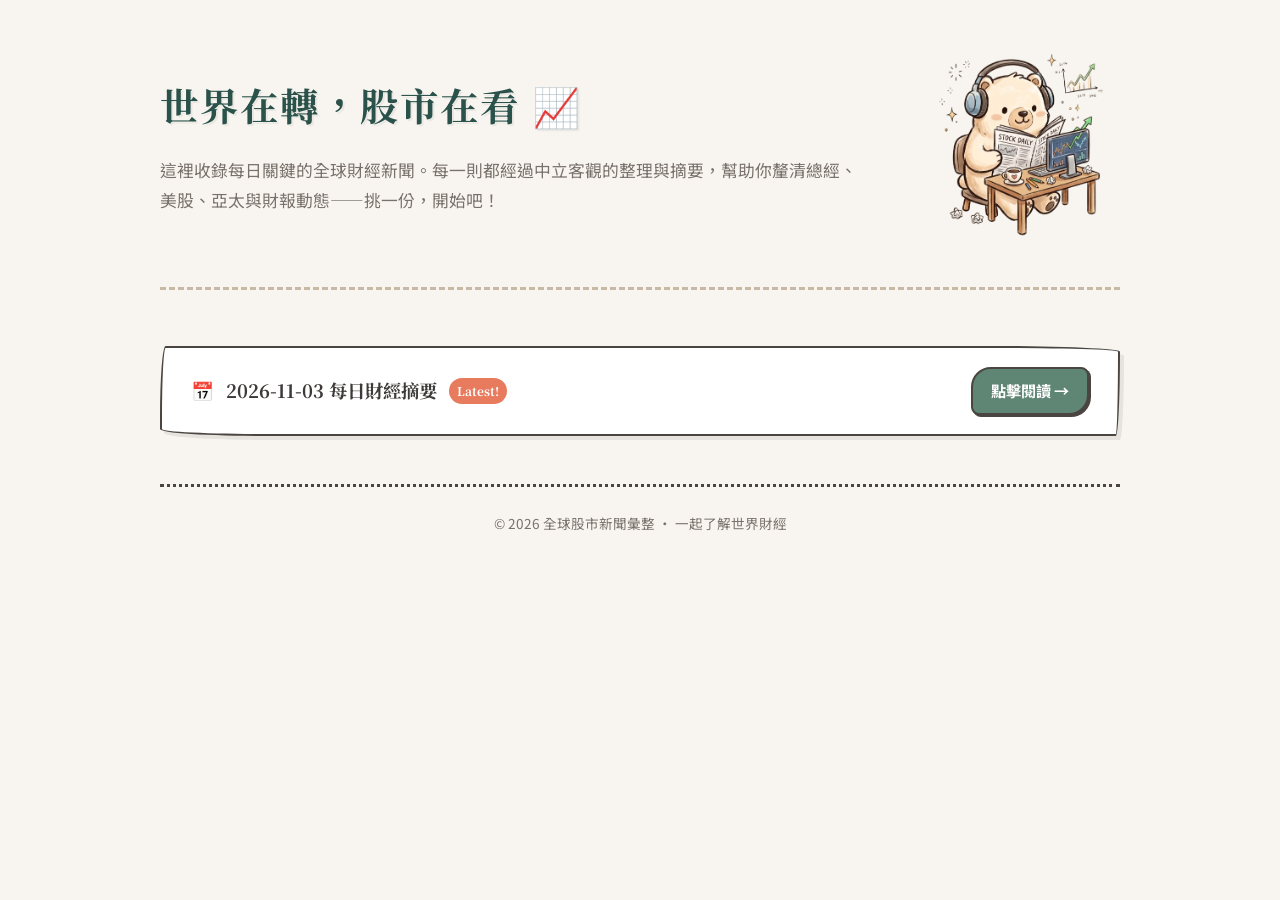
<file: index.html>
<!DOCTYPE html>
<html lang="zh-TW">
<head>
    <meta charset="UTF-8">
    <meta name="viewport" content="width=device-width, initial-scale=1.0">
    <title>全球股市新聞彙整目錄</title>
    <link rel="stylesheet" href="assets/style.css">
</head>
<body>
    <div class="dashboard-container">
        <header class="main-header">
            <div class="header-text">
                <h1>世界在轉，股市在看 📈</h1>
                <p>這裡收錄每日關鍵的全球財經新聞。每一則都經過中立客觀的整理與摘要，幫助你釐清總經、美股、亞太與財報動態——挑一份，開始吧！</p>
            </div>
            <div class="header-illustration">
                <!-- 若你已將去背後的圖片存為 bear-mascot.png 並覆蓋原檔，這裡就會顯示完美的透明背景 -->
                <img src="images/bear-mascot.png" alt="Bear Mascot" class="mascot-img">
            </div>
        </header>
        
        <main style="margin-top: 3rem;">
            <ul class="news-directory">
                <li class="news-card">
                    <div class="news-title">
                        <span class="date-icon">📅</span>
                        <span class="news-text">2026-11-03 每日財經摘要</span>
                        <span class="tag latest-tag">Latest!</span>
                    </div>
                    <a href="news/2026-11-03.html" class="btn-read">點擊閱讀 →</a>
                </li>
            </ul>
        </main>

        <hr class="dotted-divider">
        <footer class="footer-credit">
            © 2026 全球股市新聞彙整 · 一起了解世界財經
        </footer>
    </div>
</body>
</html>
</file>
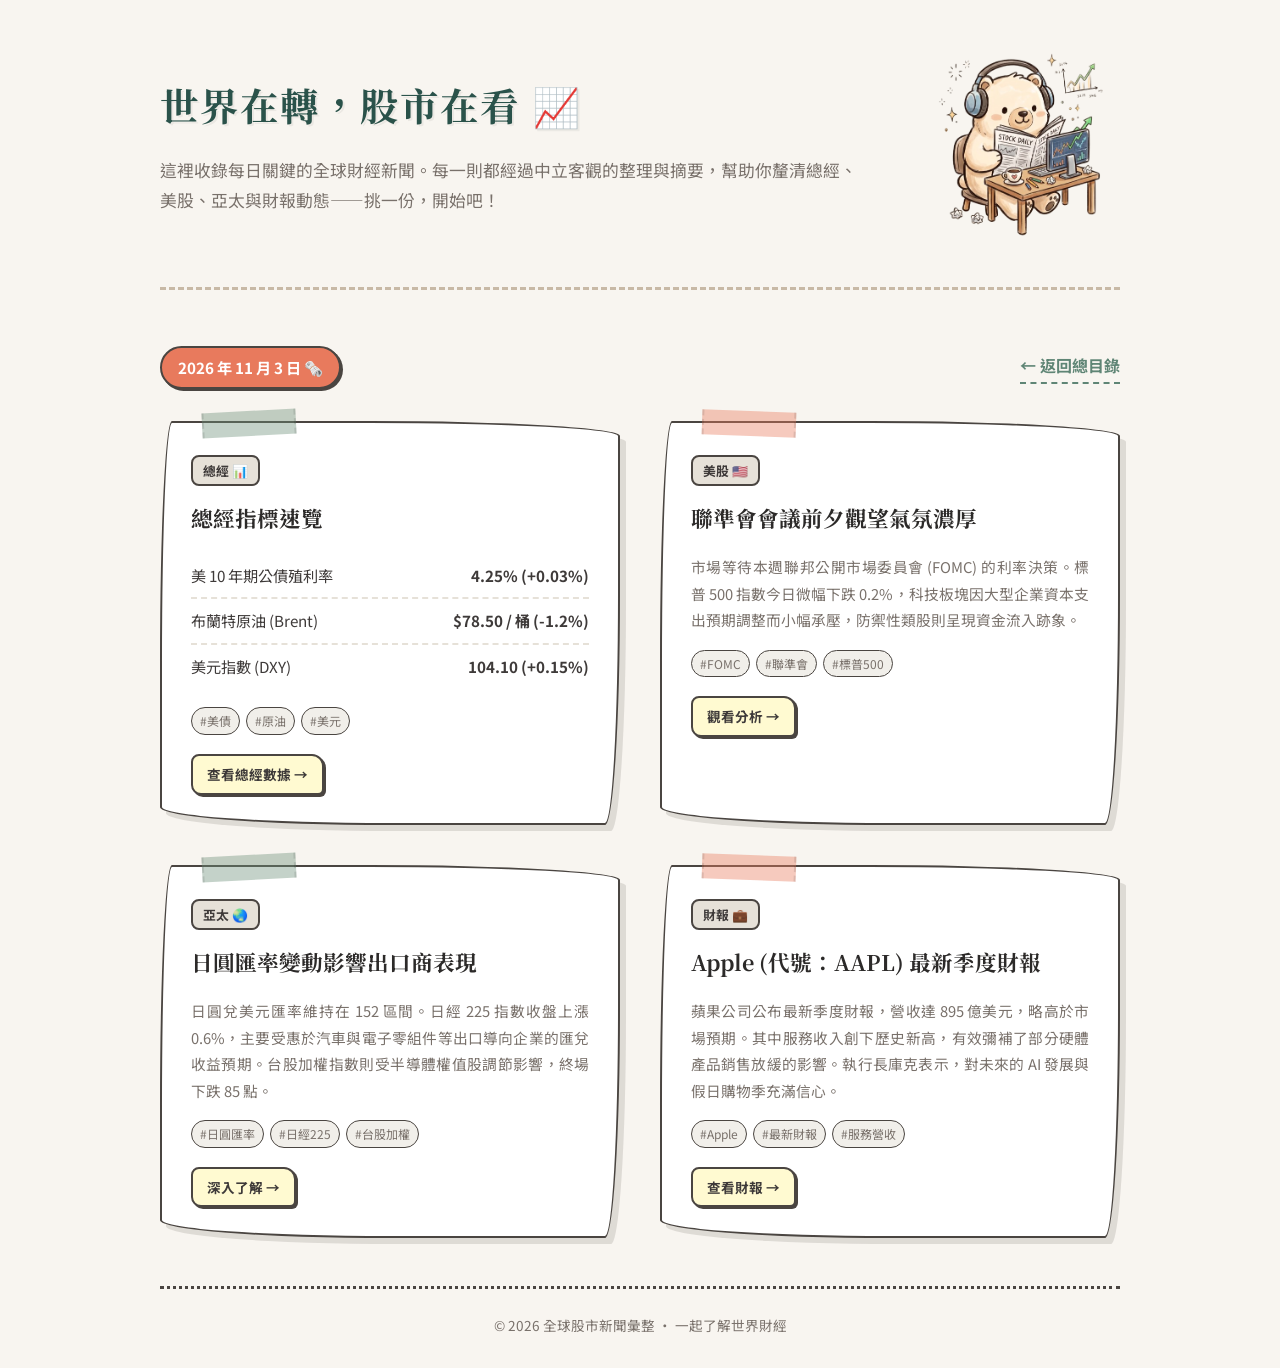
<file: news/2026-11-03.html>
<!DOCTYPE html>
<html lang="zh-TW">
<head>
    <meta charset="UTF-8">
    <meta name="viewport" content="width=device-width, initial-scale=1.0">
    <title>2026-11-03 每日股市與財經新聞</title>
    <link rel="stylesheet" href="../assets/style.css">
</head>
<body>
    <div class="dashboard-container">
        <header class="main-header">
            <div class="header-text">
                <h1>世界在轉，股市在看 📈</h1>
                <p>這裡收錄每日關鍵的全球財經新聞。每一則都經過中立客觀的整理與摘要，幫助你釐清總經、美股、亞太與財報動態——挑一份，開始吧！</p>
            </div>
            <div class="header-illustration">
                <img src="../images/bear-mascot.png" alt="Bear Mascot" class="mascot-img">
            </div>
        </header>

        <div class="nav-section">
            <span class="date-badge">2026 年 11 月 3 日 🗞️</span>
            <a href="../index.html" class="btn-back">← 返回總目錄</a>
        </div>

        <main class="news-grid">
            <!-- 總經區塊：已修正為正確的 hk.investing.com 連結 -->
            <section class="news-section">
                <span class="card-category">總經 📊</span>
                <h2>總經指標速覽</h2>
                <ul class="indicator-list">
                    <li><span>美 10 年期公債殖利率</span> <strong>4.25% (+0.03%)</strong></li>
                    <li><span>布蘭特原油 (Brent)</span> <strong>$78.50 / 桶 (-1.2%)</strong></li>
                    <li><span>美元指數 (DXY)</span> <strong>104.10 (+0.15%)</strong></li>
                </ul>
                <div class="card-tags" style="margin-top: 1.2rem;">
                    <span class="tag">#美債</span>
                    <span class="tag">#原油</span>
                    <span class="tag">#美元</span>
                </div>
                <a href="https://hk.investing.com/economic-calendar/" target="_blank" class="btn-action">查看總經數據 →</a>
            </section>

            <!-- 美股區塊 -->
            <section class="news-section">
                <span class="card-category">美股 🇺🇸</span>
                <h2>聯準會會議前夕觀望氣氛濃厚</h2>
                <div class="news-item">
                    <p>市場等待本週聯邦公開市場委員會 (FOMC) 的利率決策。標普 500 指數今日微幅下跌 0.2%，科技板塊因大型企業資本支出預期調整而小幅承壓，防禦性類股則呈現資金流入跡象。</p>
                    <div class="card-tags">
                        <span class="tag">#FOMC</span>
                        <span class="tag">#聯準會</span>
                        <span class="tag">#標普500</span>
                    </div>
                    <a href="https://finance.yahoo.com/quote/%5EGSPC/" target="_blank" class="btn-action">觀看分析 →</a>
                </div>
            </section>

            <!-- 亞太區塊 -->
            <section class="news-section">
                <span class="card-category">亞太 🌏</span>
                <h2>日圓匯率變動影響出口商表現</h2>
                <div class="news-item">
                    <p>日圓兌美元匯率維持在 152 區間。日經 225 指數收盤上漲 0.6%，主要受惠於汽車與電子零組件等出口導向企業的匯兌收益預期。台股加權指數則受半導體權值股調節影響，終場下跌 85 點。</p>
                    <div class="card-tags">
                        <span class="tag">#日圓匯率</span>
                        <span class="tag">#日經225</span>
                        <span class="tag">#台股加權</span>
                    </div>
                    <a href="https://tw.stock.yahoo.com/world-indices" target="_blank" class="btn-action">深入了解 →</a>
                </div>
            </section>

            <!-- 財報區塊 -->
            <section class="news-section">
                <span class="card-category">財報 💼</span>
                <h2>Apple (代號：AAPL) 最新季度財報</h2>
                <div class="news-item">
                    <p>蘋果公司公布最新季度財報，營收達 895 億美元，略高於市場預期。其中服務收入創下歷史新高，有效彌補了部分硬體產品銷售放緩的影響。執行長庫克表示，對未來的 AI 發展與假日購物季充滿信心。</p>
                    <div class="card-tags">
                        <span class="tag">#Apple</span>
                        <span class="tag">#最新財報</span>
                        <span class="tag">#服務營收</span>
                    </div>
                    <a href="https://finance.yahoo.com/quote/AAPL/financials" target="_blank" class="btn-action">查看財報 →</a>
                </div>
            </section>
        </main>
        
        <hr class="dotted-divider">
        <footer class="footer-credit">
            © 2026 全球股市新聞彙整 · 一起了解世界財經
        </footer>
    </div>
</body>
</html>
</file>
<file: assets/style.css>
@import url('https://fonts.googleapis.com/css2?family=Gaegu&family=Noto+Sans+TC:wght@400;700&family=Noto+Serif+TC:wght@700&display=swap');

:root {
    --bg-color: #F8F5F0; 
    --text-primary: #3E3A39; 
    --text-secondary: #79716B; 
    --border-color: #4A4541; 
    --card-bg: #FFFFFF;
    --primary-accent: #E87A5D; 
    --link-color: #5F8575; 
}

body {
    font-family: "Noto Sans TC", sans-serif;
    background-color: var(--bg-color);
    color: var(--text-primary);
    line-height: 1.8;
    margin: 0;
    padding: 30px 20px;
}

.dashboard-container {
    max-width: 960px;
    margin: 0 auto;
}

.main-header {
    display: flex;
    flex-direction: column;
    align-items: center;
    gap: 20px;
    margin-bottom: 3.5rem;
    padding-bottom: 2rem;
    border-bottom: 3px dashed #C8B9A6;
    text-align: left;
}

@media (min-width: 768px) {
    .main-header {
        flex-direction: row;
        justify-content: space-between;
        align-items: center;
    }
}

.header-text {
    flex: 1; 
    padding-right: 30px; 
}

.header-text h1 {
    font-family: "Noto Serif TC", serif;
    font-size: 2.4rem;
    color: #2A524A;
    margin: 0 0 1rem 0;
    text-shadow: 2px 2px 0px rgba(0,0,0,0.05);
    letter-spacing: 2px;
}

.header-text p {
    font-size: 1.05rem;
    color: var(--text-secondary);
    margin: 0;
}

.header-illustration {
    flex: 0 0 200px; 
    display: flex;
    justify-content: flex-end;
}

.mascot-img {
    width: 100%;
    max-width: 200px; 
    height: auto;
    object-fit: contain;
}

.nav-section {
    display: flex;
    justify-content: space-between;
    align-items: center;
    margin-bottom: 2rem;
}

.date-badge {
    background-color: var(--primary-accent);
    color: white;
    padding: 6px 16px;
    border-radius: 30px;
    font-weight: bold;
    font-size: 0.95rem;
    border: 2px solid var(--border-color);
    box-shadow: 2px 2px 0px var(--border-color);
}

.news-grid {
    display: grid;
    grid-template-columns: 1fr;
    gap: 2.5rem;
}

@media (min-width: 768px) {
    .news-grid {
        grid-template-columns: repeat(2, 1fr);
    }
}

.news-section {
    position: relative;
    background: var(--card-bg);
    border: 2.5px solid var(--border-color);
    border-radius: 12px 250px 15px 230px / 240px 15px 230px 18px;
    padding: 2rem 1.8rem 1.8rem 1.8rem;
    box-shadow: 6px 6px 0px rgba(74, 69, 65, 0.15);
    transition: transform 0.2s ease;
}

.news-section:hover {
    transform: translate(-2px, -2px);
    box-shadow: 8px 8px 0px rgba(74, 69, 65, 0.2);
}

.news-section::before {
    content: "";
    position: absolute;
    top: -12px;
    left: 40px;
    width: 90px;
    height: 25px;
    background-color: rgba(107, 142, 120, 0.4); 
    transform: rotate(-3deg);
    border-left: 2px dashed rgba(0,0,0,0.1);
    border-right: 2px dashed rgba(0,0,0,0.1);
}

.news-section:nth-child(2n)::before {
    background-color: rgba(232, 122, 93, 0.4); 
    transform: rotate(2deg);
}

.card-category {
    display: inline-block;
    background-color: #E6E1D8;
    color: var(--text-primary);
    border: 2px solid var(--border-color);
    border-radius: 8px;
    padding: 2px 10px;
    font-size: 0.8rem;
    font-weight: bold;
    margin-bottom: 0.8rem;
}

.news-section h2 {
    font-family: "Noto Serif TC", serif;
    font-size: 1.35rem;
    margin: 0 0 1rem 0;
    color: #2C2A29;
}

.indicator-list {
    list-style: none;
    padding: 0;
    margin: 0;
}

.indicator-list li {
    display: flex;
    justify-content: space-between;
    padding: 0.5rem 0;
    border-bottom: 2px dashed #E6E1D8;
    font-size: 0.95rem;
}

.indicator-list li:last-child {
    border-bottom: none;
}

.news-item h3 {
    font-size: 1.05rem;
    margin: 0 0 0.6rem 0;
    color: var(--text-primary);
    line-height: 1.4;
}

.news-item p {
    margin: 0 0 1rem 0;
    font-size: 0.92rem;
    color: var(--text-secondary);
    text-align: justify;
}

.card-tags {
    display: flex;
    flex-wrap: wrap;
    gap: 6px;
    margin-bottom: 1.2rem;
}

.tag {
    background-color: #F1EFEA;
    border: 1.5px solid var(--border-color);
    border-radius: 20px;
    padding: 2px 8px;
    font-size: 0.75rem;
    color: var(--text-secondary);
}

.btn-action {
    display: inline-block;
    background-color: #FFFAD1;
    color: var(--text-primary);
    border: 2px solid var(--border-color);
    border-radius: 8px 12px 6px 10px;
    padding: 6px 14px;
    font-size: 0.85rem;
    font-weight: bold;
    text-decoration: none;
    box-shadow: 2px 2px 0px var(--border-color);
    cursor: pointer;
    transition: all 0.1s;
}

.btn-action:hover {
    background-color: #FFF6A3;
    transform: translateY(1px);
    box-shadow: 1px 1px 0px var(--border-color);
    text-decoration: none;
}

.btn-back {
    display: inline-block;
    border-bottom: 2px dashed var(--link-color);
    color: var(--link-color);
    font-weight: bold;
    text-decoration: none;
    padding-bottom: 2px;
}

.btn-back:hover {
    color: var(--primary-accent);
    border-bottom-color: var(--primary-accent);
}

.dotted-divider {
    border: none;
    border-top: 3px dotted var(--border-color);
    margin: 3rem 0 1.5rem 0;
}

.footer-credit {
    text-align: center;
    font-size: 0.85rem;
    color: var(--text-secondary);
}

/* 首頁目錄卡片外觀與互動特效 */
.news-directory {
    list-style: none;
    padding: 0;
    margin: 0;
}

.news-card {
    background: white;
    border: 2.5px solid var(--border-color);
    border-radius: 8px 180px 6px 150px / 100px 8px 120px 10px;
    padding: 1.2rem 1.8rem;
    margin-bottom: 1.2rem;
    display: flex;
    justify-content: space-between;
    align-items: center;
    box-shadow: 4px 4px 0px rgba(74, 69, 65, 0.1);
    transition: all 0.2s ease;
}

/* 滑鼠移過去時，整張卡片會浮起並改變邊框顏色，暗示可互動 */
.news-card:hover {
    transform: translateY(-3px);
    box-shadow: 6px 6px 0px rgba(74, 69, 65, 0.15);
    border-color: var(--primary-accent);
}

.news-title {
    display: flex;
    align-items: center;
    gap: 12px;
    font-family: "Noto Serif TC", serif;
    font-size: 1.15rem;
    color: var(--text-primary);
    font-weight: bold;
}

.latest-tag {
    background-color: var(--primary-accent);
    color: white;
    border: none;
}

/* 點擊閱讀按鈕 */
.btn-read {
    background-color: var(--link-color);
    color: white;
    padding: 8px 18px;
    border-radius: 20px 8px 20px 8px;
    text-decoration: none;
    font-weight: bold;
    font-size: 0.95rem;
    border: 2px solid var(--border-color);
    box-shadow: 2px 2px 0px var(--border-color);
    transition: all 0.1s;
}

.btn-read:hover {
    background-color: #4A6B5D;
    transform: translateY(2px);
    box-shadow: 0px 0px 0px var(--border-color);
    color: white;
    text-decoration: none;
}
</file>
